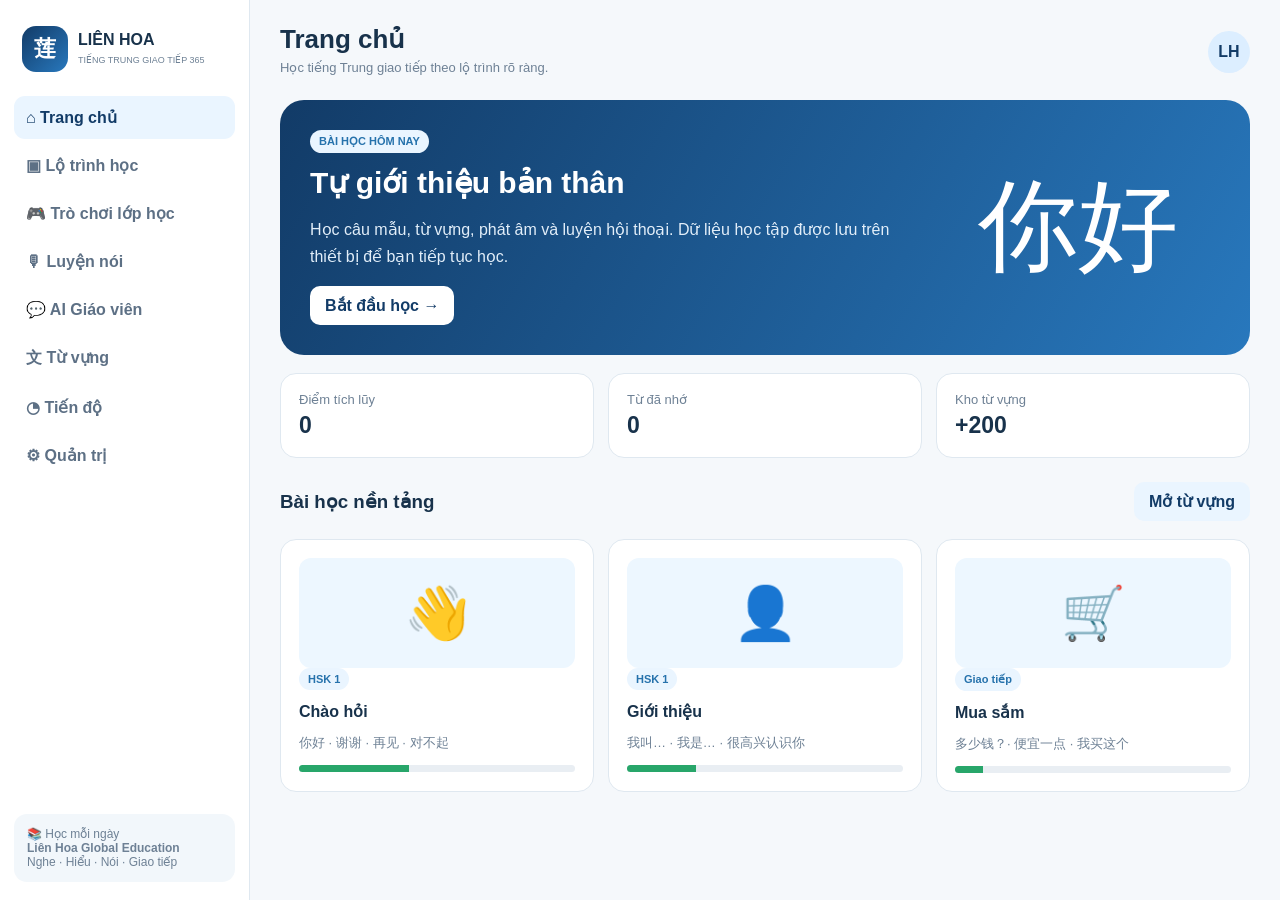
<file: index.html>
<!doctype html><html lang="vi"><head><meta charset="utf-8"><meta name="viewport" content="width=device-width,initial-scale=1"><meta name="theme-color" content="#123b67"><meta name="description" content="Liên Hoa Tiếng Trung Giao Tiếp 365"><link rel="manifest" href="manifest.webmanifest"><link rel="stylesheet" href="styles.css"><title>Liên Hoa — Tiếng Trung Giao Tiếp 365</title></head><body><div class="layout"><aside class="sidebar" id="sidebar"><div class="brand"><div class="logo">莲</div><div><b>LIÊN HOA</b><small>TIẾNG TRUNG GIAO TIẾP 365</small></div></div><nav class="nav"><button data-page="home">⌂ Trang chủ</button><button data-page="courses">▣ Lộ trình học</button><button data-page="game">🎮 Trò chơi lớp học</button><button data-page="speak">🎙 Luyện nói</button><button data-page="chat">💬 AI Giáo viên</button><button data-page="vocab">文 Từ vựng</button><button data-page="progress">◔ Tiến độ</button><button data-page="admin">⚙ Quản trị</button></nav><div class="side-note">📚 Học mỗi ngày<br><b>Liên Hoa Global Education</b><br>Nghe · Hiểu · Nói · Giao tiếp</div></aside><main><header class="top"><div style="display:flex;align-items:center;gap:10px"><button class="menu" id="menuBtn">☰</button><div class="title"><h1 id="pageTitle">Trang chủ</h1><p>Học tiếng Trung giao tiếp theo lộ trình rõ ràng.</p></div></div><div class="avatar">LH</div></header>
<section class="page active" id="home"><div class="hero"><div><span class="tag">BÀI HỌC HÔM NAY</span><h2>Tự giới thiệu bản thân</h2><p>Học câu mẫu, từ vựng, phát âm và luyện hội thoại. Dữ liệu học tập được lưu trên thiết bị để bạn tiếp tục học.</p><button class="btn primary" onclick="go('courses')">Bắt đầu học →</button></div><div class="hero-mark">你好</div></div><div class="cards"><div class="card stat">Điểm tích lũy<b id="points">0</b></div><div class="card stat">Từ đã nhớ<b id="wordsCount">0</b></div><div class="card stat">Kho từ vựng<b>+200</b></div></div><div class="section"><div class="section-head"><h3>Bài học nền tảng</h3><button class="btn soft" onclick="go('vocab')">Mở từ vựng</button></div><div class="cards"><article class="card lesson"><div class="icon">👋</div><span class="tag">HSK 1</span><h4>Chào hỏi</h4><p>你好 · 谢谢 · 再见 · 对不起</p><div class="bar"><span style="width:40%"></span></div></article><article class="card lesson"><div class="icon">👤</div><span class="tag">HSK 1</span><h4>Giới thiệu</h4><p>我叫… · 我是… · 很高兴认识你</p><div class="bar"><span style="width:25%"></span></div></article><article class="card lesson"><div class="icon">🛒</div><span class="tag">Giao tiếp</span><h4>Mua sắm</h4><p>多少钱？· 便宜一点 · 我买这个</p><div class="bar"><span style="width:10%"></span></div></article></div></div></section>
<section class="page" id="courses"><div class="card"><div class="section-head"><div><h3>Lộ trình HSK</h3><p class="muted">Học từ nền tảng giao tiếp đến nâng cao.</p></div><span class="tag">365 ngày</span></div><div class="levels"><div class="card level current"><strong>HSK 1</strong><small>Sơ cấp</small></div><div class="card level"><strong>HSK 2</strong><small>Sơ trung cấp</small></div><div class="card level"><strong>HSK 3</strong><small>Trung cấp</small></div><div class="card level"><strong>HSK 4</strong><small>Trung cao</small></div><div class="card level"><strong>HSK 5</strong><small>Cao cấp</small></div><div class="card level"><strong>HSK 6</strong><small>Thành thạo</small></div></div></div><div class="section"><div class="section-head"><h3>Chủ đề thực tế</h3></div><div class="cards"><div class="card topic"><div class="emoji">✈️</div><h4>Du lịch</h4><p class="muted">Sân bay · khách sạn · hỏi đường</p><button class="btn soft" onclick="go('vocab')">Học từ</button></div><div class="card topic"><div class="emoji">🏢</div><h4>Công việc</h4><p class="muted">Công ty · khách hàng · cuộc họp</p><button class="btn soft" onclick="go('vocab')">Học từ</button></div><div class="card topic"><div class="emoji">🍜</div><h4>Ăn uống</h4><p class="muted">Nhà hàng · gọi món · thanh toán</p><button class="btn soft" onclick="go('vocab')">Học từ</button></div></div></div></section>
<section class="page" id="game"><div class="game-hero"><div><span class="tag">DÙNG TRÊN MÁY CHIẾU / ĐIỆN THOẠI</span><h2>🎮 Đấu trường tiếng Trung giao tiếp</h2><p>Giáo viên chọn câu hỏi, học viên trả lời thật nhanh. Có thể chia 2–4 đội và cộng điểm ngay trên màn hình.</p></div><div class="game-hero-mark">加油!</div></div><div class="game-layout"><div class="card game-main"><div class="game-toolbar"><div><b>Chế độ:</b><select id="gameMode"><option value="meaning">Đoán nghĩa</option><option value="pinyin">Đoán Pinyin</option><option value="situation">Chọn câu giao tiếp</option><option value="listen">Nghe rồi đoán</option></select></div><div class="timer-wrap">⏱ <b id="gameTimer">30</b>s</div></div><div class="game-topic" id="gameTopic">Chủ đề giao tiếp</div><div class="game-question" id="gameQuestion">你好</div><div class="game-sub" id="gameSub">nǐ hǎo</div><div class="quiz-options game-options" id="gameOptions"></div><div class="game-actions"><button class="btn blue" id="newGameQuestion">Câu mới</button><button class="btn soft" id="playGameAudio">🔊 Phát âm</button><button class="btn" id="pauseGame">⏸ Dừng</button></div><div class="game-status" id="gameStatus">Chọn đáp án hoặc để học viên trả lời miệng. Giáo viên bấm đúng/sai để cộng điểm.</div></div><div class="game-side"><div class="card"><div class="section-head"><h3>🏆 Bảng điểm</h3><button class="btn soft" id="resetScores">Đặt lại</button></div><div class="team-row"><span>Đội 1</span><div><button class="score minus" data-team="0">−</button><b id="score0">0</b><button class="score plus" data-team="0">+</button></div></div><div class="team-row"><span>Đội 2</span><div><button class="score minus" data-team="1">−</button><b id="score1">0</b><button class="score plus" data-team="1">+</button></div></div><div class="team-row"><span>Đội 3</span><div><button class="score minus" data-team="2">−</button><b id="score2">0</b><button class="score plus" data-team="2">+</button></div></div><div class="team-row"><span>Đội 4</span><div><button class="score minus" data-team="3">−</button><b id="score3">0</b><button class="score plus" data-team="3">+</button></div></div></div><div class="card"><h3>📋 Luật chơi nhanh</h3><p class="muted">1. Chia lớp thành đội.<br>2. Giáo viên đọc hoặc phát âm thanh.<br>3. Đội giơ tay trả lời.<br>4. Đúng +10 điểm, sai −5 điểm.<br>5. Hết giờ đội cao điểm thắng.</p><button class="btn green" id="startGame">▶ Bắt đầu 30 giây</button></div></div></div></section>
<section class="page" id="speak"><div class="chat"><div class="card" style="text-align:center"><h3>Luyện phát âm tiếng Trung</h3><p class="muted">Bấm mic, nói một câu tiếng Trung. Trình duyệt sẽ nhận diện giọng nói.</p><button class="mic" id="recordBtn">🎙️</button><h3 id="speechResult">—</h3><p id="speechStatus" class="muted">Sẵn sàng luyện nói</p><button class="btn blue" onclick="speak($('#speechResult').textContent)">🔊 Nghe lại</button></div><div class="tools"><div class="tool"><b>Mẹo</b><p class="muted">Nói chậm, rõ âm tiết và giữ thanh điệu ổn định.</p></div><div class="tool"><b>Bài mẫu</b><p>你好，我叫明海。很高兴认识你。</p><button class="btn soft" onclick="speak('你好，我叫明海。很高兴认识你。')">Nghe mẫu</button></div></div></div></section>
<section class="page" id="chat"><div class="chat"><div class="chatbox"><div class="chat-head">🤖 AI Giáo viên · Sửa câu Trung ↔ Việt</div><div class="messages" id="messages"><div class="bubble bot">你好！Bạn hãy nhập câu tiếng Việt hoặc tiếng Trung. Nếu backend AI đã được triển khai, câu hỏi sẽ được gửi tới AI thật.</div></div><div class="composer"><input id="chatInput" placeholder="Ví dụ: Xin chào, tôi tên Minh Hải…"><button class="btn blue" id="chatSend">Gửi</button></div></div><div class="tools"><div class="tool"><b>AI có thể hỗ trợ</b><p>✓ Sửa ngữ pháp<br>✓ Dịch Trung ↔ Việt<br>✓ Giải thích từ vựng<br>✓ Tạo câu giao tiếp<br>✓ Luyện hội thoại</p></div><div class="notice">AI thật cần backend/API key an toàn. Không đặt API key trong GitHub Pages.</div></div></div></section>
<section class="page" id="vocab"><div class="card"><div class="section-head"><div><h3>Kho từ vựng tiếng Trung</h3><p class="muted" id="vocabCount">Đang tải…</p></div><button class="btn green" onclick="go('speak')">Luyện nói</button></div><div class="vocab-tools"><input id="vocabSearch" placeholder="Tìm Hán tự, pinyin hoặc nghĩa…"><select id="hskFilter"><option value="all">Tất cả HSK</option><option value="1">HSK 1</option><option value="2">HSK 2</option></select><select id="topicFilter"><option value="all">Tất cả chủ đề</option></select></div><div style="overflow:auto"><table class="vocab-table"><thead><tr><th>汉字</th><th>Pinyin</th><th>Nghĩa</th><th>Cấp</th><th>Học</th></tr></thead><tbody id="vocabBody"></tbody></table></div></div><div class="section"><div class="chat"><div class="card" id="flash"><h3>Flashcard</h3></div><div class="card"><h3>Kiểm tra nhanh</h3><div class="word" id="quizWord">—</div><div class="pinyin" id="quizPinyin">—</div><div class="quiz-options" id="quizOptions"></div></div></div></div></section>
<section class="page" id="progress"><div class="cards"><div class="card stat">Từ đã nhớ<b id="learnedTotal">0</b></div><div class="card stat">Tổng từ<b id="totalWords">0</b></div><div class="card stat">Điểm<b id="pointsProgress">0</b></div></div><div class="card section"><div class="section-head"><h3>Tiến độ kho từ</h3><b id="progressPct">0%</b></div><div class="bar"><span id="progressBar" style="width:0%"></span></div><p class="muted">Đánh dấu “Tôi đã nhớ” để lưu tiến độ trên thiết bị.</p></div></section>
<section class="page" id="admin"><div class="card"><h3>Quản trị nội dung</h3><p class="muted">Khu vực này là khung quản trị nội bộ. Dữ liệu từ vựng hiện được quản lý trong <b>data/vocab.js</b>.</p><div class="admin-grid"><div class="card stat">Từ vựng<b>+200</b></div><div class="card stat">Chủ đề<b>9</b></div><div class="card stat">HSK<b>1–2</b></div><div class="card stat">PWA<b>Đã bật</b></div></div></div></section></main></div><div class="toast" id="toast"></div><script src="data/vocab.js"></script><script src="app.js"></script><script>
(function(){let teams=[0,0,0,0],timer=null,seconds=30,current=null;const $=id=>document.getElementById(id);function vocab(){return window.ALL_VOCAB||[]};function pick(){const a=vocab();return a[Math.floor(Math.random()*a.length)]||{hanzi:'你好',pinyin:'nǐ hǎo',meaning:'xin chào',topic:'Chào hỏi'}}function shuffle(a){return a.sort(()=>Math.random()-.5)}function renderQuestion(){current=pick();const mode=$('gameMode').value;$('gameTopic').textContent='Chủ đề: '+(current.topic||'Giao tiếp')+' · HSK '+(current.hsk||1);$('gameQuestion').textContent=current.hanzi;$('gameSub').textContent=mode==='listen'?'Bấm 🔊 để nghe rồi chọn đáp án':current.pinyin;let choices=[];if(mode==='meaning'){choices=[current.meaning,...vocab().filter(x=>x!==current).map(x=>x.meaning).filter(Boolean).slice(0,3)]}else if(mode==='pinyin'){choices=[current.pinyin,...vocab().filter(x=>x!==current).map(x=>x.pinyin).filter(Boolean).slice(0,3)]}else if(mode==='situation'){const target=current.meaning;choices=[target,'Cảm ơn','Tạm biệt','Xin lỗi']}else{choices=[current.meaning,...vocab().filter(x=>x!==current).map(x=>x.meaning).filter(Boolean).slice(0,3)]}shuffle(choices);$('gameOptions').innerHTML=choices.map(c=>'<button>'+c+'</button>').join('');document.querySelectorAll('#gameOptions button').forEach(b=>b.onclick=function(){const mode=$('gameMode').value;let correct=mode==='pinyin'?current.pinyin:current.meaning;if(this.textContent===correct){this.classList.add('correct');$('gameStatus').textContent='✅ Chính xác! Đội trả lời được +10 điểm.'}else{this.classList.add('wrong');$('gameStatus').textContent='❌ Chưa đúng. Đáp án: '+correct}})}function score(i,n){teams[i]=Math.max(0,teams[i]+n);$('score'+i).textContent=teams[i];localStorage.setItem('lh_game_scores',JSON.stringify(teams))}function loadScores(){try{teams=JSON.parse(localStorage.getItem('lh_game_scores'))||teams}catch(e){}teams.forEach((s,i)=>$('score'+i).textContent=s)}function tick(){seconds--;$('gameTimer').textContent=seconds;if(seconds<=0){clearInterval(timer);timer=null;$('gameStatus').textContent='⏰ Hết giờ! Chuyển sang câu mới.';renderQuestion()}}function start(){clearInterval(timer);seconds=30;$('gameTimer').textContent=seconds;$('gameStatus').textContent='🔥 Bắt đầu! Đội nào nhanh nhất?';timer=setInterval(tick,1000)}function init(){renderQuestion();loadScores();$('newGameQuestion').onclick=renderQuestion;$('gameMode').onchange=renderQuestion;$('playGameAudio').onclick=()=>window.speak&&window.speak(current.hanzi,$('playGameAudio'));$('startGame').onclick=start;$('pauseGame').onclick=()=>{if(timer){clearInterval(timer);timer=null;$('gameStatus').textContent='⏸ Đã dừng đồng hồ.'}else start()};document.querySelectorAll('.score').forEach(b=>b.onclick=()=>score(Number(b.dataset.team),b.classList.contains('plus')?10:-5));$('resetScores').onclick=()=>{teams=[0,0,0,0];loadScores();localStorage.removeItem('lh_game_scores')}}if(document.readyState==='loading')document.addEventListener('DOMContentLoaded',init);else init();const oldTitle=document.querySelector('#pageTitle');document.querySelectorAll('.nav button[data-page="game"]').forEach(b=>b.addEventListener('click',()=>setTimeout(()=>{if(oldTitle)oldTitle.textContent='Trò chơi lớp học'},0)));})();
</script><script>if('serviceWorker'in navigator)navigator.serviceWorker.register('sw.js').catch(()=>{});</script></body></html>
</file>
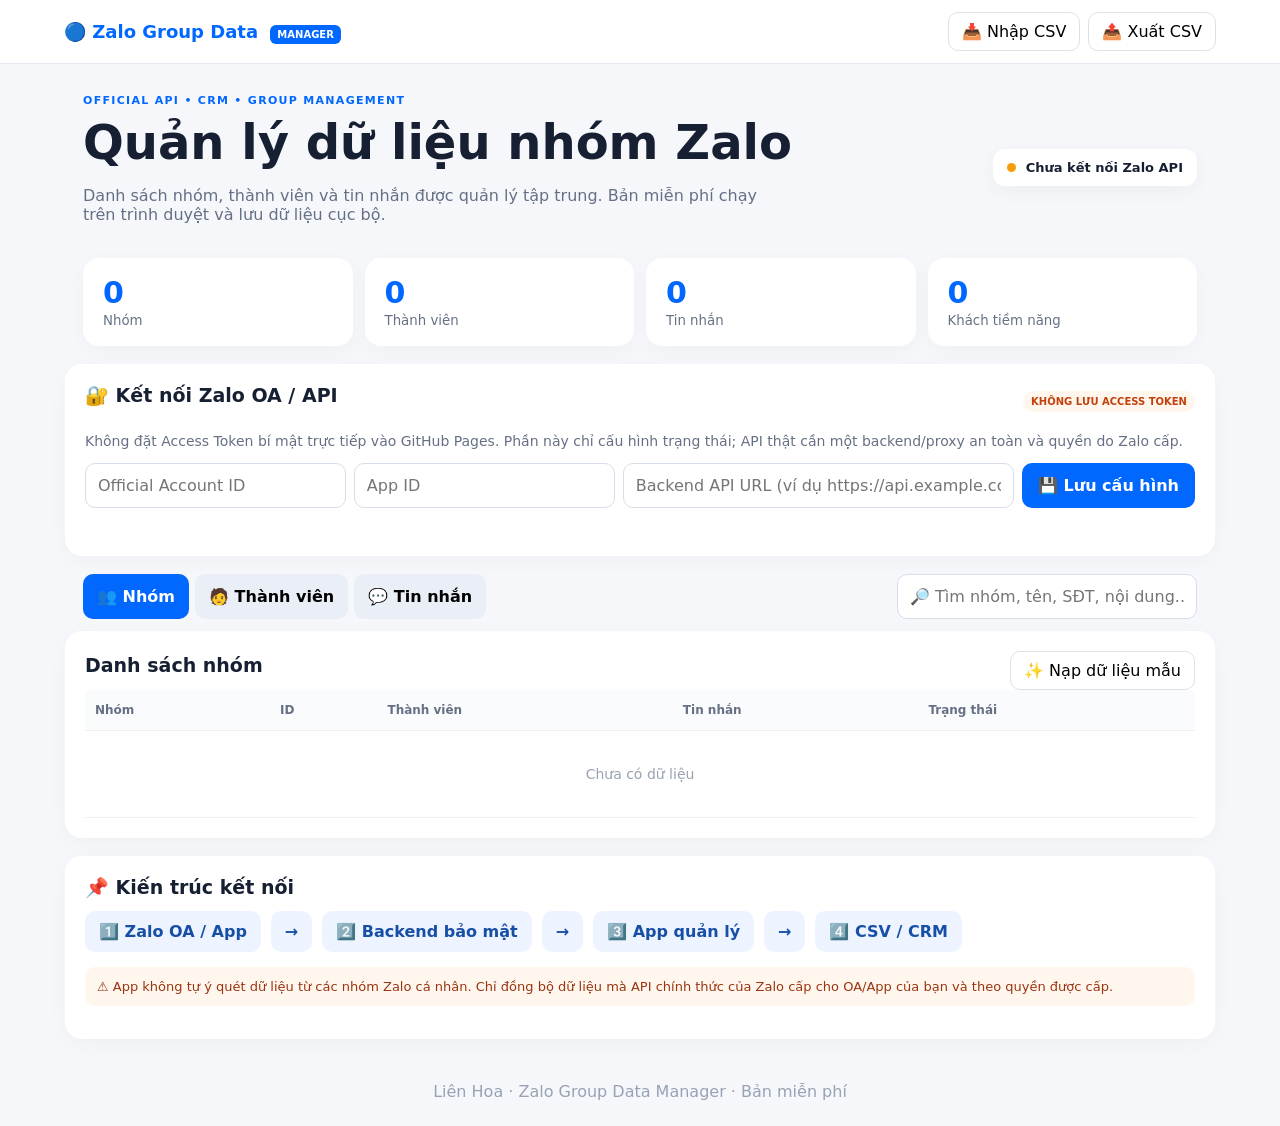
<file: zalo-group-data-manager/index.html>
<!doctype html><html lang="vi"><head><meta charset="utf-8"><meta name="viewport" content="width=device-width,initial-scale=1"><meta name="theme-color" content="#0068ff"><title>Zalo Group Data Manager</title><link rel="stylesheet" href="style.css"></head><body><header><div class="logo">🔵 Zalo Group Data <span>MANAGER</span></div><div class="header-actions"><button id="importBtn">📥 Nhập CSV</button><input id="csvFile" type="file" accept=".csv,text/csv" hidden><button id="exportBtn">📤 Xuất CSV</button></div></header><main><section class="hero"><div><div class="eyebrow">OFFICIAL API • CRM • GROUP MANAGEMENT</div><h1>Quản lý dữ liệu nhóm Zalo</h1><p>Danh sách nhóm, thành viên và tin nhắn được quản lý tập trung. Bản miễn phí chạy trên trình duyệt và lưu dữ liệu cục bộ.</p></div><div class="connection" id="connection"><span></span> Chưa kết nối Zalo API</div></section><section class="stats"><div><b id="groupsCount">0</b><small>Nhóm</small></div><div><b id="membersCount">0</b><small>Thành viên</small></div><div><b id="messagesCount">0</b><small>Tin nhắn</small></div><div><b id="leadsCount">0</b><small>Khách tiềm năng</small></div></section><section class="panel setup"><div class="panel-head"><h2>🔐 Kết nối Zalo OA / API</h2><span class="badge">KHÔNG LƯU ACCESS TOKEN</span></div><p>Không đặt Access Token bí mật trực tiếp vào GitHub Pages. Phần này chỉ cấu hình trạng thái; API thật cần một backend/proxy an toàn và quyền do Zalo cấp.</p><div class="grid"><input id="oaId" placeholder="Official Account ID"><input id="appId" placeholder="App ID"><input id="apiBase" placeholder="Backend API URL (ví dụ https://api.example.com)"><button class="primary" id="saveConfig">💾 Lưu cấu hình</button></div><div id="configStatus"></div></section><section class="toolbar"><div class="tabs"><button class="tab active" data-tab="groups">👥 Nhóm</button><button class="tab" data-tab="members">🧑 Thành viên</button><button class="tab" data-tab="messages">💬 Tin nhắn</button></div><input id="search" placeholder="🔎 Tìm nhóm, tên, SĐT, nội dung..." autocomplete="off"></section><section id="groups" class="panel tab-panel active"><div class="panel-head"><h2>Danh sách nhóm</h2><button id="demoBtn" class="secondary">✨ Nạp dữ liệu mẫu</button></div><div class="table-wrap"><table><thead><tr><th>Nhóm</th><th>ID</th><th>Thành viên</th><th>Tin nhắn</th><th>Trạng thái</th></tr></thead><tbody id="groupsTable"></tbody></table></div></section><section id="members" class="panel tab-panel"><div class="panel-head"><h2>Thành viên</h2></div><div class="table-wrap"><table><thead><tr><th>Tên</th><th>Zalo User ID</th><th>SĐT</th><th>Nhóm</th><th>Trạng thái</th></tr></thead><tbody id="membersTable"></tbody></table></div></section><section id="messages" class="panel tab-panel"><div class="panel-head"><h2>Tin nhắn</h2></div><div class="table-wrap"><table><thead><tr><th>Thời gian</th><th>Người gửi</th><th>Nhóm</th><th>Nội dung</th></tr></thead><tbody id="messagesTable"></tbody></table></div></section><section class="panel"><h2>📌 Kiến trúc kết nối</h2><div class="flow"><div>1️⃣ Zalo OA / App</div><div>→</div><div>2️⃣ Backend bảo mật</div><div>→</div><div>3️⃣ App quản lý</div><div>→</div><div>4️⃣ CSV / CRM</div></div><p class="notice">⚠️ App không tự ý quét dữ liệu từ các nhóm Zalo cá nhân. Chỉ đồng bộ dữ liệu mà API chính thức của Zalo cấp cho OA/App của bạn và theo quyền được cấp.</p></section></main><footer>Liên Hoa · Zalo Group Data Manager · Bản miễn phí</footer><script src="app.js"></script></body></html>
</file>
<file: styles.css>
:root{--navy:#123b67;--blue:#2878bd;--sky:#eaf5ff;--green:#28a66a;--gold:#f3b64b;--ink:#18324b;--muted:#6e8195;--line:#dfe8f0;--bg:#f5f8fb}*{box-sizing:border-box}body{margin:0;font-family:Inter,Arial,sans-serif;background:var(--bg);color:var(--ink)}button,input,select{font:inherit}button{cursor:pointer}.layout{display:flex;min-height:100vh}.sidebar{width:250px;background:#fff;border-right:1px solid var(--line);padding:22px 14px;position:fixed;inset:0 auto 0 0;z-index:20}.brand{display:flex;gap:10px;align-items:center;padding:4px 8px 24px}.logo{width:46px;height:46px;border-radius:14px;background:linear-gradient(135deg,#123b67,#2878bd);display:grid;place-items:center;color:#fff;font-weight:900;font-size:22px}.brand b{display:block}.brand small{color:var(--muted);font-size:9px}.nav{display:grid;gap:5px}.nav button{border:0;background:none;text-align:left;padding:12px;border-radius:11px;color:#5d7085;font-weight:700}.nav button.active,.nav button:hover{background:var(--sky);color:var(--navy)}.side-note{position:absolute;bottom:18px;left:14px;right:14px;background:#f2f7fb;padding:13px;border-radius:13px;font-size:12px;color:var(--muted)}main{margin-left:250px;width:calc(100% - 250px);padding:24px 30px 60px}.top{display:flex;justify-content:space-between;align-items:center;margin-bottom:20px}.menu{display:none}.title h1{font-size:26px;margin:0}.title p{margin:5px 0;color:var(--muted);font-size:13px}.avatar{width:42px;height:42px;border-radius:50%;background:#dceeff;display:grid;place-items:center;font-weight:800;color:var(--navy)}.page{display:none}.page.active{display:block}.hero{background:linear-gradient(120deg,#123b67,#2878bd);color:white;border-radius:24px;padding:30px;display:grid;grid-template-columns:1.5fr .7fr;gap:20px}.hero h2{font-size:30px;margin:12px 0}.hero p{line-height:1.7;color:#e2eef9}.hero-mark{font-size:100px;display:grid;place-items:center}.btn{border:0;border-radius:10px;padding:10px 15px;font-weight:800}.primary{background:#fff;color:var(--navy)}.blue{background:var(--navy);color:#fff}.green{background:var(--green);color:#fff}.soft{background:var(--sky);color:var(--navy)}.cards{display:grid;grid-template-columns:repeat(3,1fr);gap:14px;margin-top:18px}.card{background:#fff;border:1px solid var(--line);border-radius:16px;padding:18px}.stat{font-size:13px;color:var(--muted)}.stat b{display:block;font-size:23px;color:var(--ink);margin-top:5px}.section{margin-top:24px}.section-head{display:flex;justify-content:space-between;align-items:center;margin-bottom:12px}.section-head h3{margin:0}.muted{color:var(--muted)}.tag{display:inline-block;background:var(--sky);color:#2672ac;padding:5px 9px;border-radius:20px;font-size:11px;font-weight:800}.lesson .icon{height:110px;background:#edf7ff;border-radius:12px;display:grid;place-items:center;font-size:52px}.lesson h4{margin:12px 0 5px}.lesson p{font-size:13px;color:var(--muted)}.bar{height:7px;background:#e9eef3;border-radius:10px;overflow:hidden}.bar span{display:block;height:100%;background:var(--green)}.levels{display:grid;grid-template-columns:repeat(6,1fr);gap:10px}.level{text-align:center}.level strong{display:block;font-size:18px}.level small{color:var(--muted)}.level.current{border:2px solid var(--blue);background:#f4faff}.topic{min-height:150px}.topic .emoji{font-size:32px}.chat{display:grid;grid-template-columns:1fr 300px;gap:16px}.chatbox{height:620px;background:#fff;border:1px solid var(--line);border-radius:18px;display:flex;flex-direction:column;overflow:hidden}.chat-head{padding:16px;border-bottom:1px solid var(--line);font-weight:800}.messages{flex:1;overflow:auto;padding:18px;display:grid;align-content:start;gap:12px}.bubble{max-width:80%;padding:12px 14px;border-radius:14px;line-height:1.55;font-size:14px}.bot{background:#edf6ff}.me{background:var(--navy);color:white;justify-self:end}.composer{display:flex;gap:8px;padding:12px;border-top:1px solid var(--line)}.composer input{flex:1;border:1px solid var(--line);border-radius:10px;padding:11px;outline:none}.tools{display:grid;gap:12px}.tool{background:#fff;border:1px solid var(--line);border-radius:16px;padding:16px}.mic{width:90px;height:90px;border-radius:50%;border:0;background:var(--sky);font-size:35px;display:grid;place-items:center;margin:20px auto}.word{font-size:42px;font-weight:900;text-align:center;margin:10px}.pinyin{text-align:center;color:var(--blue);font-size:18px}.meaning{text-align:center;color:var(--muted)}.vocab-tools{display:flex;gap:10px;flex-wrap:wrap;margin-bottom:15px}.vocab-tools input,.vocab-tools select{border:1px solid var(--line);background:white;border-radius:10px;padding:10px}.vocab-table{width:100%;border-collapse:collapse;background:#fff;border-radius:14px;overflow:hidden}.vocab-table th,.vocab-table td{padding:11px;border-bottom:1px solid var(--line);text-align:left}.vocab-table th{background:#f0f7fc}.hanzi{font-size:22px;font-weight:800}.quiz-options{display:grid;grid-template-columns:1fr 1fr;gap:10px}.quiz-options button{padding:14px;border:1px solid var(--line);background:#fff;border-radius:12px;text-align:left}.quiz-options button:hover{background:var(--sky)}.progress-list{display:grid;gap:12px}.admin-grid{display:grid;grid-template-columns:repeat(4,1fr);gap:12px}.notice{padding:12px;background:#fff7e7;border-radius:10px;color:#795c16;font-size:13px}.toast{position:fixed;right:20px;bottom:20px;background:#102e4e;color:#fff;padding:12px 16px;border-radius:10px;display:none;z-index:50}.toast.show{display:block}
.game-hero{background:linear-gradient(120deg,#102f53,#2878bd);color:#fff;border-radius:24px;padding:28px;display:grid;grid-template-columns:1.5fr .6fr;gap:20px;align-items:center}.game-hero h2{font-size:30px;margin:12px 0}.game-hero p{color:#e5f1fb;line-height:1.6}.game-hero-mark{font-size:70px;font-weight:900;text-align:center}.game-layout{display:grid;grid-template-columns:1fr 330px;gap:16px;margin-top:18px}.game-main{min-height:620px}.game-toolbar{display:flex;justify-content:space-between;align-items:center;gap:10px;flex-wrap:wrap}.game-toolbar select{border:1px solid var(--line);border-radius:10px;padding:9px;margin-left:8px;background:#fff}.timer-wrap{background:#fff4d9;color:#855c0b;border-radius:12px;padding:10px 15px;font-size:18px}.game-topic{text-align:center;color:var(--muted);margin-top:30px}.game-question{text-align:center;font-size:80px;font-weight:900;margin:18px 0 5px;color:var(--navy)}.game-sub{text-align:center;color:var(--blue);font-size:20px;min-height:30px}.game-options{max-width:760px;margin:28px auto}.game-options button{font-size:18px;min-height:70px}.game-options button.correct{background:#dff7e9;border:3px solid var(--green)}.game-options button.wrong{background:#ffe7e7;border:3px solid #d95b5b}.game-actions{display:flex;justify-content:center;gap:10px;flex-wrap:wrap}.game-status{text-align:center;margin:18px auto 0;padding:12px;border-radius:12px;background:#f4f8fb;color:var(--muted);max-width:760px}.game-side{display:grid;gap:16px;align-content:start}.team-row{display:flex;justify-content:space-between;align-items:center;border-top:1px solid var(--line);padding:13px 0;font-weight:800}.team-row:first-of-type{border-top:0}.team-row b{display:inline-block;min-width:35px;text-align:center}.score{width:30px;height:30px;border:0;border-radius:8px;margin:0 4px;font-weight:900}.score.plus{background:#dff7e9;color:#168250}.score.minus{background:#ffe7e7;color:#b03a3a}
@media(max-width:1000px){.cards{grid-template-columns:repeat(2,1fr)}.levels{grid-template-columns:repeat(3,1fr)}.chat{grid-template-columns:1fr}.admin-grid{grid-template-columns:repeat(2,1fr)}.game-layout{grid-template-columns:1fr}.game-side{grid-template-columns:1fr 1fr}}@media(max-width:700px){.sidebar{transform:translateX(-100%);transition:.2s}.sidebar.open{transform:none}.layout main{margin-left:0;width:100%;padding:16px}.menu{display:block;border:1px solid var(--line);background:#fff;border-radius:9px;padding:8px}.top{gap:10px}.cards{grid-template-columns:1fr}.hero{grid-template-columns:1fr;padding:22px}.hero-mark{font-size:70px}.levels{grid-template-columns:repeat(2,1fr)}.admin-grid{grid-template-columns:1fr 1fr}.vocab-table{font-size:13px}.vocab-table th:nth-child(4),.vocab-table td:nth-child(4){display:none}.chatbox{height:570px}.game-hero{grid-template-columns:1fr;padding:22px}.game-hero-mark{font-size:50px}.game-question{font-size:58px}.game-options{grid-template-columns:1fr}.game-options button{font-size:16px}.game-side{grid-template-columns:1fr}.game-main{min-height:auto}}
</file>
<file: zalo-group-data-manager/style.css>
*{box-sizing:border-box}body{margin:0;background:#f5f7fb;color:#172033;font-family:system-ui,-apple-system,"Segoe UI",Roboto,sans-serif}button,input{font:inherit}header{height:64px;background:#fff;border-bottom:1px solid #e6eaf0;padding:0 5vw;display:flex;align-items:center;justify-content:space-between;position:sticky;top:0;z-index:5}.logo{font-size:18px;font-weight:900;color:#0068ff}.logo span{font-size:10px;background:#0068ff;color:white;padding:4px 7px;border-radius:6px;margin-left:6px}.header-actions{display:flex;gap:8px}.header-actions button,.secondary{border:1px solid #dce2ea;background:#fff;border-radius:10px;padding:9px 13px;cursor:pointer}.hero{max-width:1150px;margin:30px auto 18px;padding:0 18px;display:flex;align-items:center;justify-content:space-between;gap:20px}.eyebrow{font-size:11px;color:#0068ff;font-weight:900;letter-spacing:1.3px}.hero h1{font-size:clamp(30px,5vw,48px);margin:7px 0}.hero p{color:#667085;max-width:700px}.connection{background:#fff;padding:11px 14px;border-radius:12px;box-shadow:0 5px 20px #0000000b;white-space:nowrap;font-weight:700;font-size:13px}.connection span{display:inline-block;width:9px;height:9px;border-radius:50%;background:#f59e0b;margin-right:5px}.connection.ok span{background:#16a34a}.stats{max-width:1150px;margin:0 auto 18px;padding:0 18px;display:grid;grid-template-columns:repeat(4,1fr);gap:12px}.stats>div{background:#fff;border-radius:16px;padding:17px 20px;box-shadow:0 5px 20px #00000008}.stats b{display:block;font-size:30px;color:#0068ff}.stats small{color:#667085}.panel{max-width:1150px;margin:0 auto 18px;padding:20px;background:#fff;border-radius:17px;box-shadow:0 5px 22px #00000008}.panel-head{display:flex;justify-content:space-between;align-items:center;gap:10px}.panel h2{font-size:19px;margin:0 0 12px}.setup p{color:#667085;font-size:14px}.badge{font-size:10px;font-weight:900;background:#fff7ed;color:#c2410c;padding:5px 8px;border-radius:999px}.grid{display:grid;grid-template-columns:1fr 1fr 1.5fr auto;gap:8px}.grid input,#search{border:1px solid #d8dee8;border-radius:10px;padding:12px;outline:none}.primary{border:0;border-radius:10px;background:#0068ff;color:white;padding:12px 16px;font-weight:800;cursor:pointer}.toolbar{max-width:1150px;margin:0 auto 12px;padding:0 18px;display:flex;justify-content:space-between;gap:12px}.tabs{display:flex;gap:6px}.tab{border:0;background:#e9eef7;border-radius:10px;padding:10px 14px;font-weight:800;cursor:pointer}.tab.active{background:#0068ff;color:#fff}.toolbar #search{min-width:300px;background:#fff}.tab-panel{display:none}.tab-panel.active{display:block}.table-wrap{overflow:auto}table{width:100%;border-collapse:collapse;min-width:700px}th,td{text-align:left;padding:13px 10px;border-bottom:1px solid #edf0f4;font-size:14px}th{font-size:12px;color:#667085;background:#fafbfc}.status{font-size:12px;font-weight:800;color:#15803d}.empty{text-align:center;color:#98a2b3;padding:35px}.flow{display:flex;gap:10px;align-items:center;flex-wrap:wrap}.flow div{background:#eef4ff;color:#174ea6;padding:11px 14px;border-radius:10px;font-weight:800}.notice{background:#fff7ed;color:#9a3412;padding:12px;border-radius:10px;font-size:13px;margin-top:15px}#configStatus{min-height:20px;margin-top:8px;font-size:13px;font-weight:700;color:#15803d}footer{text-align:center;color:#98a2b3;padding:25px}@media(max-width:750px){header{padding:0 12px}.header-actions button{font-size:12px;padding:8px}.hero{margin-top:20px;display:block}.connection{display:inline-block;margin-top:10px}.stats{grid-template-columns:1fr 1fr}.grid{grid-template-columns:1fr}.toolbar{display:block}.tabs{overflow:auto;margin-bottom:8px}.toolbar #search{width:100%;min-width:0}.panel{margin-left:12px;margin-right:12px;padding:15px}.logo{font-size:15px}.logo span{display:none}}
</file>
